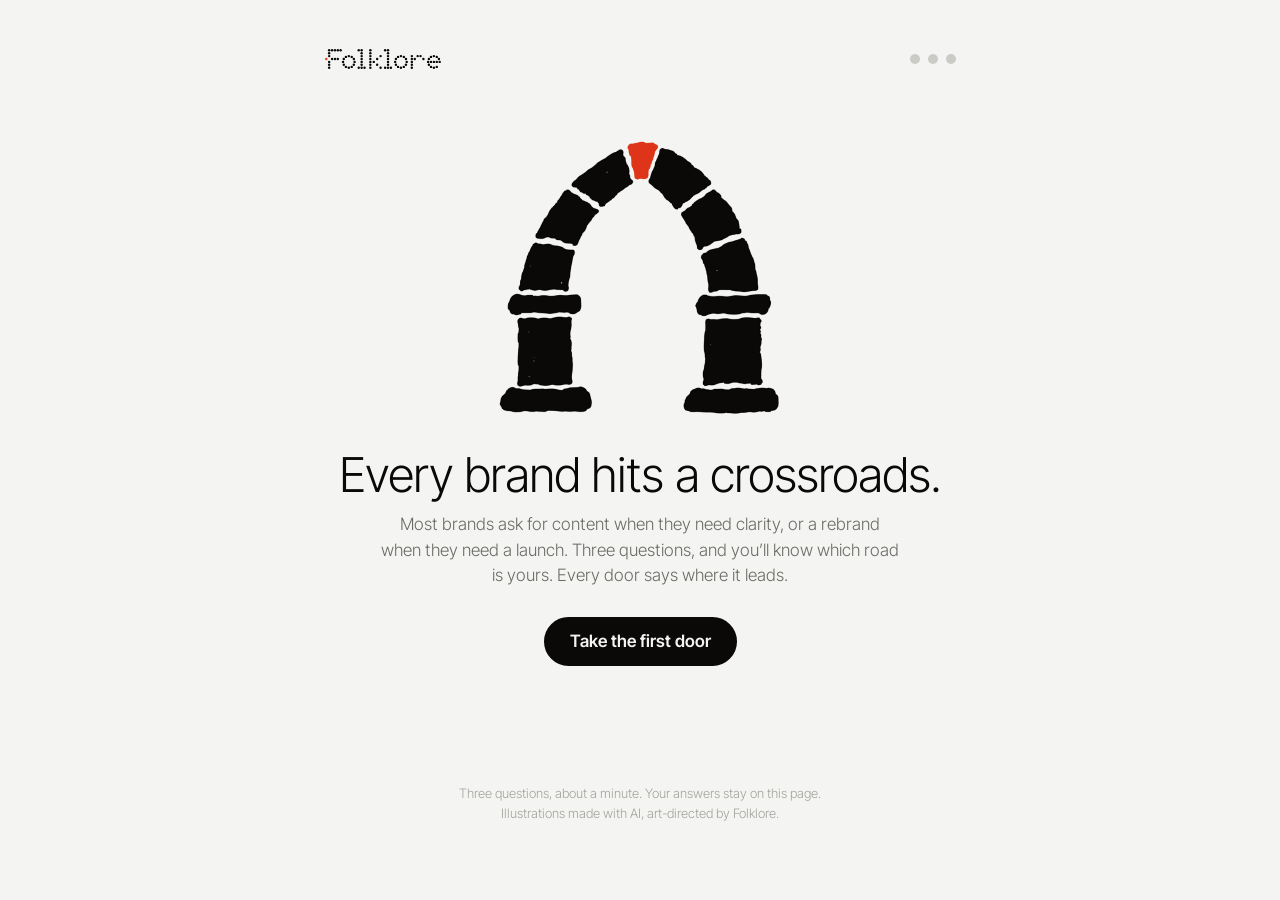
<file: folklore/doors/index.html>
<!DOCTYPE html>
<html lang="en">
<head>
<meta charset="utf-8">
<meta name="viewport" content="width=device-width, initial-scale=1">
<title>The Crossroads · Folklore</title>
<meta name="robots" content="noindex">
<link rel="preconnect" href="https://fonts.googleapis.com">
<link rel="preconnect" href="https://fonts.gstatic.com" crossorigin>
<link href="https://fonts.googleapis.com/css2?family=Doto:wght@900&family=Inter+Tight:wght@300;400;600&display=swap" rel="stylesheet">
<style>
/* VOICE: Folklore. Short, sure, a little mischievous. Kill the safe idea.
   IDEA: a corridor of doors in an old story; each pick opens the next one.
   PICTURE: Cage's naive ink illustrations, large, one per step.
   COLOUR and TYPE: paper #F4F4F2, ink #0A0908, signal red under 10%. Inter Tight Light, Doto for dots.
   LAYOUT: one calm column; picture, question, doors in a row that wrap on phones. */
:root{color-scheme:light;--bg:#F4F4F2;--ink:#0A0908;--g1:#CBCBC6;--g2:#A3A39D;--g3:#6B6B66;--red:#E8371B}
*{box-sizing:border-box;min-width:0}
body{margin:0;background:var(--bg);color:var(--ink);font:300 17px/1.5 "Inter Tight",system-ui,sans-serif;overflow-x:clip}
.wrap{max-width:760px;margin:0 auto;padding:clamp(20px,4vw,48px) max(5vw,16px) 64px;min-height:100vh;display:flex;flex-direction:column}
header{display:flex;justify-content:space-between;align-items:center;gap:16px;margin-bottom:clamp(16px,3vw,32px)}
.brand{font-weight:600;font-size:18px;letter-spacing:-.01em}
.dots{display:flex;gap:8px}
.dots i{width:10px;height:10px;border-radius:50%;background:var(--g1)}
.dots i.on{background:var(--ink)}.dots i.now{background:var(--red)}
.pic{display:flex;justify-content:center;margin:0 auto 8px;width:min(340px,70vw);aspect-ratio:1}
.pic img{width:100%;height:100%;object-fit:contain;mix-blend-mode:multiply}
h1{font-weight:300;font-size:clamp(32px,6vw,48px);line-height:1.05;letter-spacing:-.02em;margin:8px 0 12px;text-align:center;text-wrap:balance}
.lead{color:var(--g3);text-align:center;max-width:52ch;margin:0 auto 28px}
.doors{display:grid;grid-template-columns:repeat(auto-fit,minmax(200px,1fr));grid-auto-rows:1fr;gap:12px;margin-top:8px}
.door{appearance:none;font:inherit;color:var(--ink);background:#fff;border:1.5px solid var(--ink);border-radius:80px 80px 8px 8px;min-height:150px;padding:24px 20px;cursor:pointer;display:flex;align-items:center;justify-content:center;text-align:center;transition:background .2s ease,color .2s ease}
.door:hover{background:var(--ink);color:var(--bg)}
.door:focus-visible{outline:3px solid var(--red);outline-offset:4px}
.door{flex-direction:column;gap:8px}.door span{font-size:17px;line-height:1.3;font-weight:400}.door small{font-size:13px;color:var(--g3)}.door:hover small{color:var(--g1)}.door.open small{color:var(--ink)}
.gets{margin:12px 0 0;padding:0;list-style:none}.gets li{padding:6px 0 6px 20px;position:relative;border-top:1px solid var(--g1)}.gets li::before{content:'';position:absolute;left:2px;top:14px;width:8px;height:8px;border-radius:50%;background:var(--ink)}.gets li:first-child::before{background:var(--red)}
.door.open{background:var(--red);border-color:var(--red);color:var(--ink)}
.btn{appearance:none;font:inherit;font-weight:600;border:2px solid var(--ink);background:var(--ink);color:var(--bg);border-radius:999px;min-height:48px;padding:10px 24px;cursor:pointer;text-decoration:none;display:inline-flex;align-items:center;justify-content:center}
.btn.ghost{background:transparent;color:var(--ink)}
.btn:focus-visible{outline:3px solid var(--red);outline-offset:3px}
.row{display:flex;gap:12px;flex-wrap:wrap;justify-content:center;margin-top:24px}
.back{appearance:none;background:none;border:0;font:inherit;color:var(--g3);text-decoration:underline;cursor:pointer;margin-top:20px;align-self:center;min-height:44px}
.card{background:#fff;border:2px solid var(--ink);border-radius:12px;padding:clamp(20px,4vw,32px);margin-top:8px}
.card h2{font-weight:600;font-size:18px;margin:0 0 6px}
.card p{margin:0 0 6px}
.start{display:flex;gap:10px;align-items:baseline;flex-wrap:wrap;border-top:1px solid var(--g1);margin-top:16px;padding-top:16px}
.start b{font-weight:600}
.tag{font-size:14px;color:var(--g3)}
.also{text-align:center;color:var(--g3);margin-top:18px;font-size:15px}
.note{margin-top:auto;padding-top:40px;font-size:13px;color:var(--g2);text-align:center}
.stage{animation:in .35s ease both;background:var(--bg)}
@keyframes in{from{opacity:0;transform:translateY(8px)}to{opacity:1;transform:none}}
@media (prefers-reduced-motion:reduce){.stage{animation:none}.door{transition:none}}
.brand img{display:block;height:22px;width:auto}
@media (max-width:600px){.doors{grid-template-columns:1fr}.door{min-height:88px;border-radius:44px 44px 8px 8px}}
</style>
</head>
<body>
<div class="wrap">
  <header><a class="brand" href="../index.html" aria-label="Back to Folklore"><img src="wordmark.svg" alt="Folklore"></a><div class="dots" id="dots" aria-hidden="true"></div></header>
  <main id="app" aria-live="polite"></main>
  <p class="note">Three questions, about a minute. Your answers stay on this page.<br>Illustrations made with AI, art-directed by Folklore.</p>
</div>
<script>
{
const OUT = {
  clarity:{img:'img/wizard-strategist.png',hint:'clarity first',short:'clarity',title:'You need clarity first.',why:'Before anything gets made, Folklore finds the one thing worth saying, so everything after it pulls the same way.',gets:['A one-page brief: who you are for, and why','The one idea worth retelling','A clear next step, sized to your budget'],start:'Direction session',tag:'Two hours, one page of direction.'},
  rebrand:{img:'img/stonecarver.png',hint:'a brand refresh',short:'a brand refresh',title:'You need a brand refresh.',why:'The business has outgrown its look. Folklore keeps what people already love and recarves the rest.',gets:['An honest look at what works and what doesn’t','A sharper mark, type and colour','New rules, so it stays consistent'],start:'Brand refresh, or a full identity',tag:'Scoped to how far it needs to go.'},
  fresh:{img:'img/cow.png',hint:'building the brand, block by block',short:'building the brand',title:'Build the brand, block by block.',why:'One idea worth retelling first. Then the name, the look and the voice, laid down in the right order.',gets:['The idea and the name','A full identity: mark, type, colour, voice','Guidelines and your first pieces'],start:'Founding identity',tag:'Open to the first three clients.'},
  content:{img:'img/herald.png',hint:'more content',short:'more content',title:'You need more content.',why:'The brand works. Now it needs feeding: a steady stream of shoots, films and posts, all made to the same standard.',gets:['A content plan built around one idea','Shoots and films, cut for every channel','Monthly social, if you want it ongoing'],start:'Social content or a photoshoot',tag:'Monthly, or one big push.'},
  launch:{img:'img/cannon.png',hint:'a launch',short:'a launch',title:'You’ve got something to launch.',why:'A new product or collection deserves a moment. Folklore plans the idea, the campaign and the day it goes out.',gets:['The launch idea','A campaign cut for every channel','The event, drop or first week, planned and run'],start:'Small ad campaign, up to a full brand launch',tag:'Sized to the date on your calendar.'},
  production:{img:'img/goblin-printer.png',hint:'a production partner',short:'a production partner',title:'You need a production partner.',why:'The brand and the ideas are in place. You need the crew to make them, produced end to end and on time.',gets:['A crew matched to the brief','The shoot, film, TVC or event, produced end to end','Finals cut for every channel you need'],start:'Photoshoot, or production quoted per job',tag:'From one day to a full campaign.'}
};
const ORDER = ['clarity','rebrand','fresh','content','launch','production'];
const FIRST = {img:'img/warrior.png',q:'How’s the brand doing?',doors:[
  ['Healthy. We just need more from it',{content:1,launch:1,production:1},'healthy','more content, a launch or a production partner'],
  ['It’s not working the way it should',{rebrand:1,clarity:1},'fix','a refresh, or clarity first'],
  ['There isn’t one yet',{fresh:2},'fresh','building the brand, block by block']]};
const PATHS = {
  healthy:[
    {img:'img/night-paster.png',q:'What’s next for you?',doors:[
      ['A new product or collection',{launch:3}],
      ['More content, more often',{content:3}],
      ['A big shoot, film or event',{production:3}],
      ['A new market or audience',{launch:2,content:1}]]},
    {img:'img/wizard-visualiser.png',q:'Who has the ideas?',doors:[
      ['We do. We need the crew to make them',{production:3}],
      ['We need the ideas and the crew',{launch:2,content:1}],
      ['We need a steady stream, every month',{content:3}]]}],
  fix:[
    {img:'img/rumour-goblins.png',q:'What feels off?',doors:[
      ['We look older than the business',{rebrand:3}],
      ['People describe us wrong',{rebrand:2,clarity:1}],
      ['We’re not sure what we stand for',{clarity:3}],
      ['Good brand, but nobody’s seeing it',{content:3}]]},
    {img:'img/wizard-visualiser.png',q:'What do you already have?',doors:[
      ['Pieces made by five different people',{rebrand:2,clarity:1}],
      ['A logo, but nothing built around it',{fresh:2,rebrand:1}],
      ['Plenty of stuff, no direction',{clarity:3}],
      ['A logo and rules that still work',{content:2}]]}],
  fresh:[
    {img:'img/listening.png',q:'Where are you?',doors:[
      ['Just an idea for now',{clarity:2,fresh:1}],
      ['Opening soon, nothing built',{fresh:3}],
      ['Opening on a set date',{fresh:2,launch:2}]]},
    {img:'img/night-paster.png',q:'What matters most first?',doors:[
      ['Knowing what we stand for',{clarity:3}],
      ['A name and a look people remember',{fresh:3}],
      ['Getting noticed on day one',{launch:2,fresh:1}]]}]
};
const lead = w => { let k = ORDER[0], v = -1; for (const x of ORDER) if ((w[x] || 0) > v) { v = w[x] || 0; k = x; } return OUT[k].hint; };
const app = document.getElementById('app'), dots = document.getElementById('dots');
let step = -1, picks = [], seq = [FIRST];
const TOTAL = 3;
const esc = s => String(s).replace(/[&<>"']/g, c => ({'&':'&amp;','<':'&lt;','>':'&gt;','"':'&quot;',"'":'&#39;'}[c]));
const drawDots = () => { dots.innerHTML = Array.from({length: TOTAL}, (_, i) => `<i class="${i < step ? 'on' : i === step ? 'now' : ''}"></i>`).join(''); };
const score = () => { const s = Object.fromEntries(ORDER.map(k => [k, 0])); picks.forEach((p, i) => { const w = seq[i].doors[p][1]; for (const k in w) s[k] += w[k]; }); return ORDER.slice().sort((a, b) => s[b] - s[a] || ORDER.indexOf(a) - ORDER.indexOf(b)).map(k => [k, s[k]]); };
function intro(){
  step = -1; picks = []; seq = [FIRST]; drawDots();
  app.innerHTML = `<div class="stage"><div class="pic"><img src="img/arch.png" alt="A stone arch with a red keystone"></div>
  <h1>Every brand hits a crossroads.</h1>
  <p class="lead">Most brands ask for content when they need clarity, or a rebrand when they need a launch. Three questions, and you’ll know which road is yours. Every door says where it leads.</p>
  <div class="row"><button class="btn" id="go">Take the first door</button></div></div>`;
  document.getElementById('go').addEventListener('click', () => ask(0));
}
function ask(i){
  step = i; drawDots();
  const q = seq[i];
  app.innerHTML = `<div class="stage"><div class="pic"><img src="${q.img}" alt=""></div>
  <h1>${esc(q.q)}</h1>
  <div class="doors">${q.doors.map((d, j) => `<button class="door" data-j="${j}"><span>${esc(d[0])}</span><small>points to ${esc(d[3] || lead(d[1]))}</small></button>`).join('')}</div>
  <button class="back" id="back">${i ? 'Go back a door' : 'Start over'}</button></div>`;
  app.querySelectorAll('.door').forEach(b => b.addEventListener('click', () => {
    const j = +b.dataset.j; b.classList.add('open'); picks[i] = j; picks.length = i + 1;
    if (i === 0) seq = [FIRST, ...PATHS[FIRST.doors[j][2]]];
    setTimeout(() => i + 1 < seq.length ? ask(i + 1) : result(), 280);
  }));
  document.getElementById('back').addEventListener('click', () => i ? ask(i - 1) : intro());
  app.querySelector('.door').focus({preventScroll:true});
}
function result(){
  step = TOTAL; drawDots();
  const r = score(), top = OUT[r[0][0]], next = r[1][1] > 0 && r[1][1] >= r[0][1] - 1 ? OUT[r[1][0]] : null;
  app.innerHTML = `<div class="stage"><div class="pic"><img src="${top.img}" alt=""></div>
  <h1>${esc(top.title)}</h1>
  <div class="card"><p>${esc(top.why)}</p><ul class="gets">${top.gets.map(g => `<li>${esc(g)}</li>`).join('')}</ul>
    <div class="start"><span>Start with</span><b>${esc(top.start)}</b><span class="tag">${esc(top.tag)}</span></div></div>
  ${next ? `<p class="also">Close behind: ${esc(next.short)}. Worth raising on the call.</p>` : ''}
  <div class="row"><a class="btn" href="../index.html#book">Book a 20-minute call</a><button class="btn ghost" id="again">Go back to the crossroads</button></div></div>`;
  document.getElementById('again').addEventListener('click', intro);
}
intro();
}
</script>
</body>
</html>
</file>
